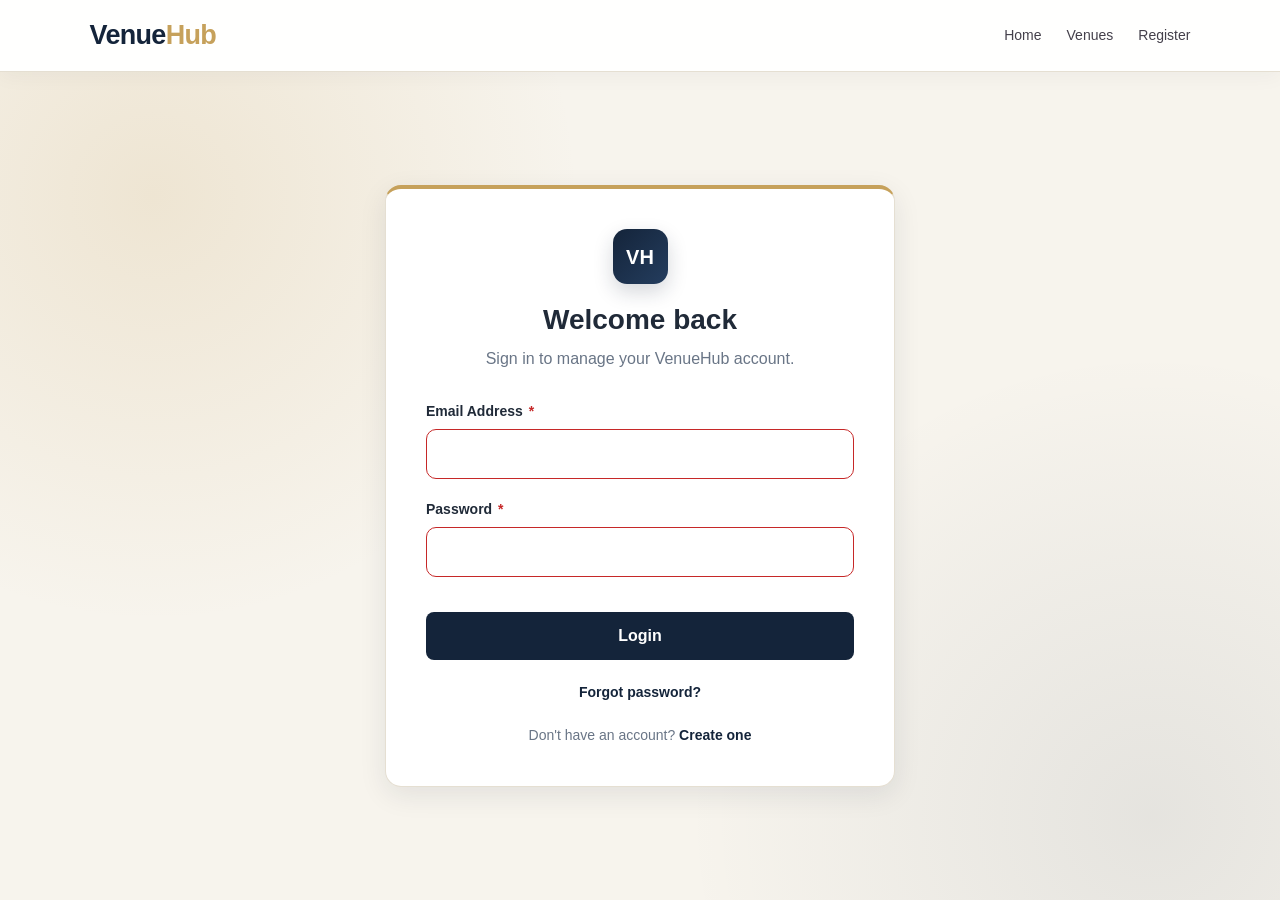
<file: VenueHub_Clean_Integrated/src/main/resources/static/add-venue.html>
<!DOCTYPE html> <html lang="en"> <head> <meta charset="UTF-8"> <meta name="viewport" content="width=device-width, initial-scale=1.0"> <title>Add Venue | VenueHub</title> <link rel="stylesheet" href="style.css"> </head> <body> <header class="navbar"> <a href="index.html" class="logo"> Venue<span>Hub</span> </a> <nav> <a href="index.html">Home</a> <a href="owner-dashboard.html">Dashboard</a> <button class="logout-btn" onclick="logout()">Logout</button> </nav> </header> <main class="page-container"> <div class="page-title">
<div>
  <p class="eyebrow">Venue Owner</p>
  <h1 id="venueFormTitle">Add your venue</h1>
  <p>Tell customers about your venue and start receiving bookings.</p>
</div>

</div> <form id="venueForm" class="venue-form"><input type="hidden" id="editVenueId">
<section class="form-section card">

  <h2>Basic Information</h2>
  <p class="form-description">
    Provide the basic details of your venue.
  </p>

  <div class="form-group">
    <label>Venue Name</label>
    <input
      type="text"
      id="venueName"
      placeholder="e.g. Royal Palace Banquet"
      required
    >
  </div>


  <div class="form-row">

    <div class="form-group">
      <label>Venue Type</label>

      <select id="venueType" required>
        <option value="">Select type</option>
        <option>Banquet Hall</option>
        <option>Wedding Hall</option>
        <option>Conference Hall</option>
        <option>Party Hall</option>
        <option>Resort</option>
        <option>Hotel</option>
        <option>Garden</option>
        <option>Convention Centre</option>
      </select>

    </div>


    <div class="form-group">
      <label>Event Types</label>

      <select id="eventTypes" multiple size="5" aria-describedby="eventTypesHelp">
        <option value="All Events">All Events</option>
        <option value="Wedding">Wedding</option>
        <option value="Birthday">Birthday</option>
        <option value="Corporate">Corporate</option>
        <option value="Engagement">Engagement</option>
        <option value="Reception">Reception</option>
        <option value="Conference">Conference</option>
        <option value="Party">Party</option>
        <option value="Other">Other</option>
      </select>
      <div id="eventTypesChecks" class="event-type-checks" role="group" aria-label="Event types"></div>
      <small id="eventTypesHelp" class="form-description">Tick every event type this venue accepts. “All Events” clears the individual selections.</small>

    </div>

  </div>

</section>


<section class="form-section card">

  <h2>Location</h2>
  <p class="form-description">
    Help customers find your venue.
  </p>

  <div class="form-group">
    <label>Address</label>

    <textarea
      id="address"
      rows="3"
      placeholder="Complete venue address"
      required
    ></textarea>
  </div>


  <div class="form-group">
    <label for="mapUrl">Google Maps link (optional)</label>
    <input type="url" id="mapUrl" placeholder="https://maps.google.com/..." inputmode="url">
    <small class="form-description">Open your venue in Google Maps, choose Share, then Copy link and paste it here. Customers will get your exact venue link and directions.</small>
  </div>

  <div class="form-row">

    <div class="form-group">
      <label>City</label>
      <input type="text" id="city" placeholder="Mumbai" required>
    </div>

    <div class="form-group">
      <label>State</label>

      <select id="state" required>
        <option value="">Select state</option>
        <option>Maharashtra</option>
        <option>Delhi</option>
        <option>Karnataka</option>
        <option>Gujarat</option>
        <option>Rajasthan</option>
        <option>Telangana</option>
        <option>Tamil Nadu</option>
        <option>West Bengal</option>
        <option>Uttar Pradesh</option>
        <option>Kerala</option>
      </select>

    </div>

  </div>

</section>


<section class="form-section card">

  <h2>Capacity & Pricing</h2>
  <p class="form-description">
    Set your venue's capacity and starting price.
  </p>


  <div class="form-row">

    <div class="form-group">
      <label>Minimum Capacity</label>
      <input type="number" id="minCapacity" min="1" max="100000" step="1" inputmode="numeric" placeholder="50" required>
    </div>

    <div class="form-group">
      <label>Maximum Capacity</label>
      <input type="number" id="maxCapacity" min="1" max="100000" step="1" inputmode="numeric" placeholder="500" required>
    </div>

  </div>


  <div class="form-row">

    <div class="form-group">
      <label>Starting Price (₹)</label>
      <input type="number" id="price" min="0.01" step="0.01" inputmode="decimal" placeholder="50000" required>
    </div>

    <div class="form-group">
      <label>Pricing Unit</label>

      <select id="priceUnit">
        <option>Per Event</option>
        <option>Per Plate</option>
      </select>

    </div>

  </div>

</section>


<section class="form-section card">

  <h2>Amenities</h2>
  <p class="form-description">
    Select everything your venue provides.
  </p>


  <div class="amenities-grid">

    <label class="amenity">
      <input type="checkbox" value="Parking">
      <span>🚗 Parking</span>
    </label>

    <label class="amenity">
      <input type="checkbox" value="Catering">
      <span>🍽️ Catering</span>
    </label>

    <label class="amenity">
      <input type="checkbox" value="AC">
      <span>❄️ Air Conditioning</span>
    </label>

    <label class="amenity">
      <input type="checkbox" value="WiFi">
      <span>📶 Wi-Fi</span>
    </label>

    <label class="amenity">
      <input type="checkbox" value="Sound">
      <span>🔊 Sound System</span>
    </label>

    <label class="amenity">
      <input type="checkbox" value="Decoration">
      <span>🌸 Decoration</span>
    </label>

    <label class="amenity">
      <input type="checkbox" value="Stage">
      <span>🎤 Stage</span>
    </label>

    <label class="amenity">
      <input type="checkbox" value="Generator">
      <span>⚡ Generator</span>
    </label>

  </div>

</section>


<section class="form-section card">

  <h2>Venue Image</h2>
  <p class="form-description">
    Add a URL for your venue's main image.
  </p>

  <div class="form-group">

    <label>Image URL</label>

    <input
      type="url"
      id="imageUrl"
      placeholder="https://example.com/venue.jpg"
    >

  </div>

  <div id="imagePreview" class="image-preview">
    <img id="imagePreviewImage" src="" alt="Venue image preview" style="width:100%;max-height:260px;object-fit:cover" onerror="this.onerror=null;this.src='data:image/svg+xml,%3Csvg xmlns=%22http://www.w3.org/2000/svg%22 width=%22800%22 height=%22450%22%3E%3Crect width=%22800%22 height=%22450%22 fill=%22%23e9edf2%22/%3E%3Ctext x=%22400%22 y=%22225%22 text-anchor=%22middle%22 font-family=%22Arial%22 font-size=%2224%22 fill=%22%2314243a%22%3EImage unavailable%3C/text%3E%3C/svg%3E'">
  </div>

</section>


<div class="form-actions">

  <a href="owner-dashboard.html" class="outline-btn">
    Cancel
  </a>

  <button type="submit" class="primary-btn">
    Publish Venue
  </button>

</div>

</form> </main> <script src="script.js"></script> </body> </html>
</file>
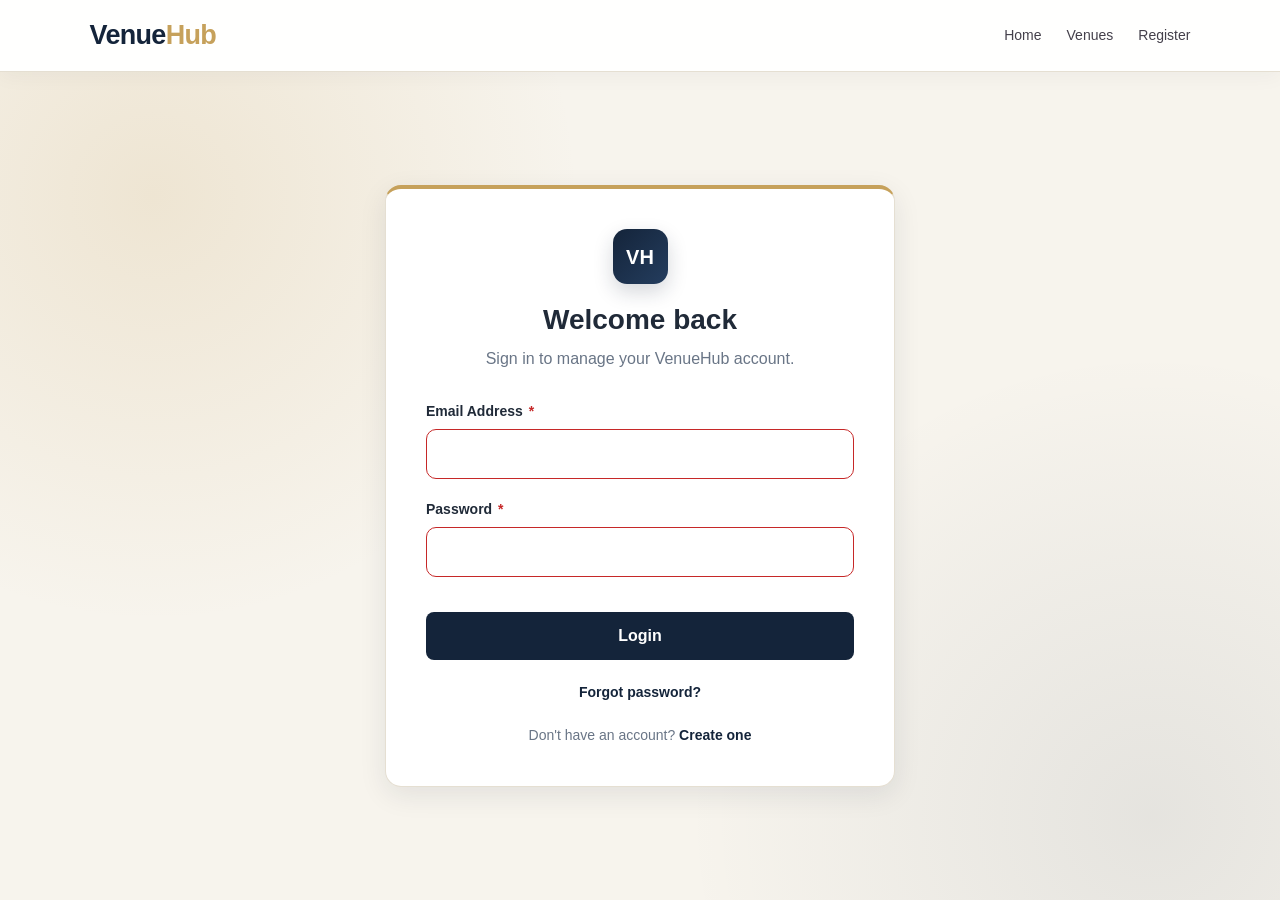
<file: VenueHub_Clean_Integrated/src/main/resources/static/booking.html>
<!DOCTYPE html><html lang="en"><head><meta charset="UTF-8"><meta name="viewport" content="width=device-width,initial-scale=1.0"><title>Book Venue | VenueHub</title><link rel="stylesheet" href="style.css"></head><body><header class="navbar"><a href="index.html" class="logo">Venue<span>Hub</span></a><nav><a href="index.html">Home</a><a href="venues.html">Venues</a><a href="dashboard.html">My Bookings</a></nav></header><main class="page-container"><div class="page-title"><div><p class="eyebrow">VenueHub Booking</p><h1>Book your venue</h1><p>Submit a booking request to the venue owner.</p></div></div><div class="booking-layout"><section class="booking-form card"><h2>Event Details</h2><form id="bookingForm"><input type="hidden" id="venueId"><div class="form-group"><label>Venue</label><select id="venue" required><option value="">Loading venues...</option></select></div><div class="form-row"><div class="form-group"><label>Event Date</label><input type="date" id="eventDate" required></div><div class="form-group"><label>Event Time</label><select id="eventTime" required><option value="">Select time</option><option>9:00 AM - 12:00 PM</option><option>10:00 AM - 1:00 PM</option><option>11:00 AM - 2:00 PM</option><option>12:00 PM - 3:00 PM</option><option>1:00 PM - 4:00 PM</option><option>2:00 PM - 5:00 PM</option><option>3:00 PM - 6:00 PM</option><option>4:00 PM - 7:00 PM</option><option>5:00 PM - 8:00 PM</option><option>6:00 PM - 9:00 PM</option><option>7:00 PM - 10:00 PM</option><option>8:00 PM - 11:00 PM</option></select></div></div><div class="form-row"><div class="form-group"><label>Number of Guests</label><input type="number" id="guestCount" min="1" max="100000" step="1" required><small id="capacityHint" class="form-description">Choose a venue to see its capacity.</small></div><div class="form-group"><label>Event Type</label><select id="eventType" required><option value="">Select event</option><option>Wedding</option><option>Reception</option><option>Birthday</option><option>Engagement</option><option>Corporate</option><option>Conference</option><option>Party</option><option>Other</option></select></div></div><div class="form-group"><label>Special Requirements</label><textarea id="requirements" rows="5" placeholder="Catering, decoration, parking, stage, etc."></textarea></div><h2 class="section-space">Contact Details</h2><div class="form-row"><div class="form-group"><label>Your Name</label><input type="text" id="customerName" required></div><div class="form-group"><label>Phone Number</label><input type="tel" id="customerPhone" required></div></div><div class="form-group"><label>Email</label><input type="email" id="customerEmail" required></div><p id="bookingError" class="form-description" style="color:#b42318"></p><button type="submit" class="primary-btn full-btn">Confirm Booking Request</button></form></section><aside class="booking-summary card"><div class="summary-image"><img id="bookingVenueImage" src="" alt="Venue"></div><div class="summary-content"><span class="status-badge">Selected Venue</span><h2 id="bookingVenueName">Select a venue</h2><p id="bookingVenueLocation" class="location"></p><hr><div class="summary-row"><span>Price</span><strong id="bookingVenuePrice">₹0</strong></div><div class="summary-row"><span>Guests</span><strong id="bookingGuestSummary">0</strong></div><div class="summary-row"><span>Estimated total</span><strong id="bookingTotal">₹0</strong></div></div></aside></div></main><script src="script.js"></script></body></html>
</file>
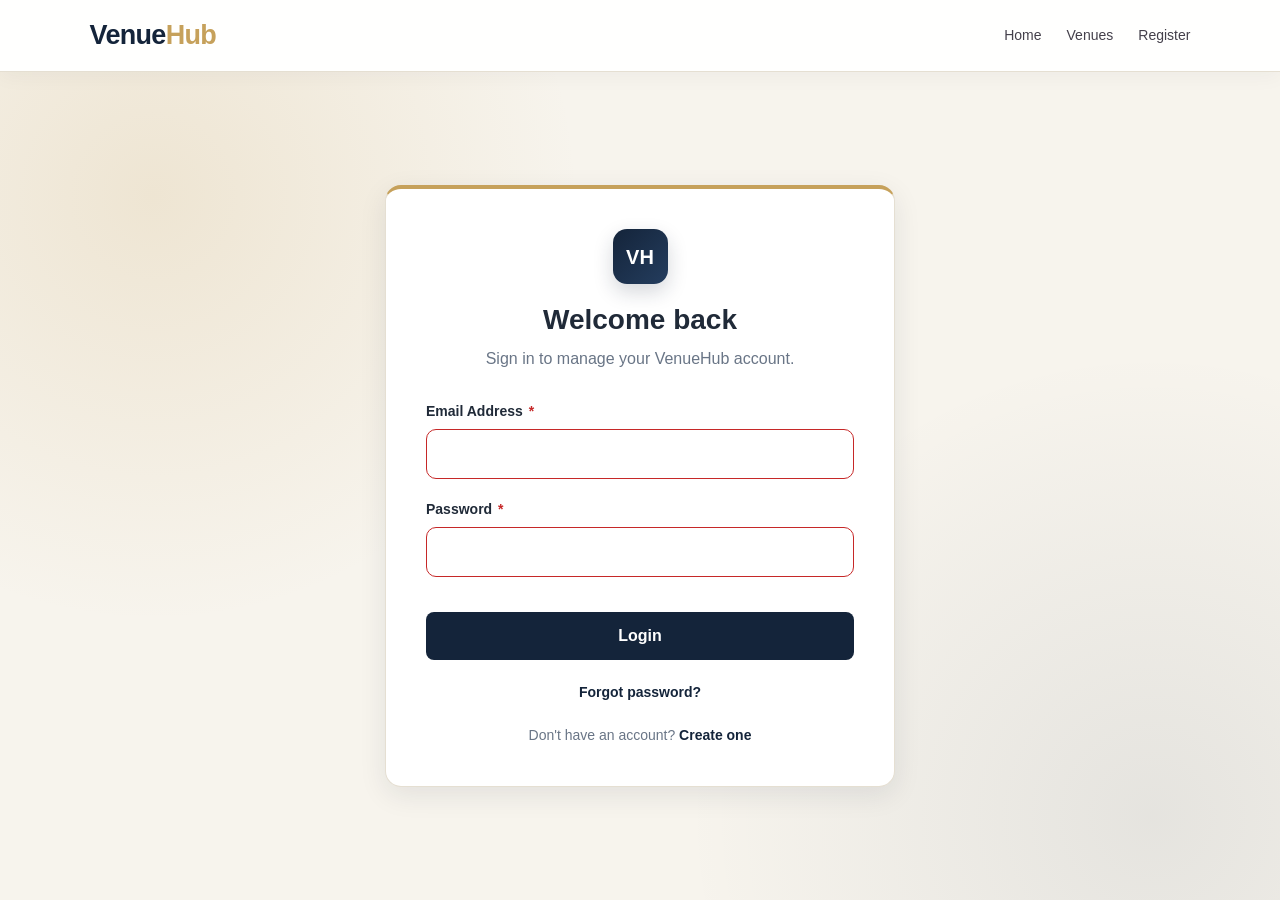
<file: VenueHub_Clean_Integrated/src/main/resources/static/dashboard.html>
<!DOCTYPE html><html lang="en"><head><meta charset="UTF-8"><meta name="viewport" content="width=device-width,initial-scale=1.0"><title>My Dashboard | VenueHub</title><link rel="stylesheet" href="style.css"></head><body><header class="navbar"><a href="index.html" class="logo">Venue<span>Hub</span></a><nav><a href="index.html">Home</a><a href="venues.html">Find Venues</a><a href="booking.html">Book a Venue</a><button class="logout-btn" onclick="logout()">Logout</button></nav></header><main class="dashboard"><section class="dashboard-header"><div><p class="eyebrow">Customer Dashboard</p><h1>Welcome back, <span id="dashboardName">Guest</span> 👋</h1><p>Manage your venue booking requests.</p></div><a href="venues.html" class="primary-btn">+ Book a Venue</a></section><section class="stats-grid"><div class="stat-card"><div class="stat-icon purple">📅</div><div><p>Total Bookings</p><h2 id="totalBookings">0</h2></div></div><div class="stat-card"><div class="stat-icon orange">⏳</div><div><p>Pending</p><h2 id="pendingBookings">0</h2></div></div><div class="stat-card"><div class="stat-icon green">✓</div><div><p>Confirmed</p><h2 id="confirmedBookings">0</h2></div></div><div class="stat-card"><div class="stat-icon blue">💰</div><div><p>Total Value</p><h2 id="totalSpent">₹0</h2></div></div></section><section class="dashboard-section"><div class="section-heading"><div><h2>My Bookings</h2><p>View your submitted booking requests.</p></div></div><div id="customerBookings" class="booking-table card"></div></section></main><script src="script.js"></script></body></html>
</file>
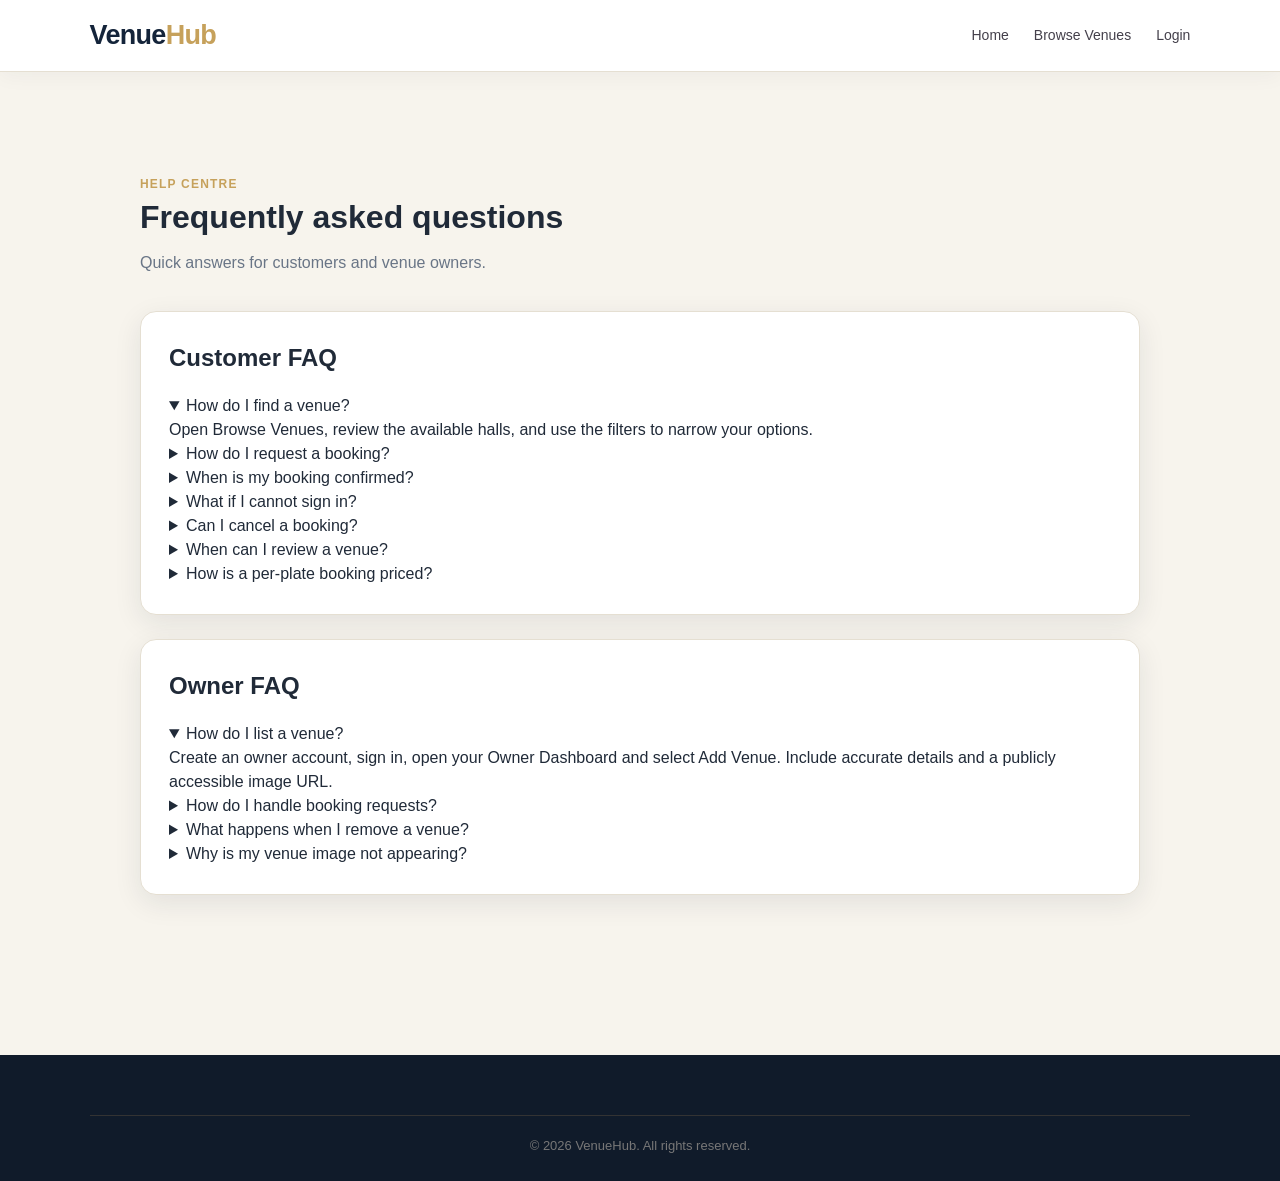
<file: VenueHub_Clean_Integrated/src/main/resources/static/faq.html>
<!DOCTYPE html><html lang="en"><head><meta charset="UTF-8"><meta name="viewport" content="width=device-width,initial-scale=1"><title>FAQs | VenueHub</title><link rel="stylesheet" href="style.css"></head><body><header class="navbar"><a href="index.html" class="logo">Venue<span>Hub</span></a><nav><a href="index.html">Home</a><a href="venues.html">Browse Venues</a><a href="login.html">Login</a></nav></header><main class="page-container" style="max-width:1000px;margin:48px auto 80px"><p class="eyebrow">HELP CENTRE</p><h1 style="margin-bottom:10px">Frequently asked questions</h1><p style="color:var(--muted);margin-bottom:36px">Quick answers for customers and venue owners.</p><section id="customers" class="card" style="padding:28px;margin-bottom:24px"><h2 style="margin-bottom:18px">Customer FAQ</h2><details open><summary>How do I find a venue?</summary><p>Open Browse Venues, review the available halls, and use the filters to narrow your options.</p></details><details><summary>How do I request a booking?</summary><p>Open a venue, choose Book, complete the event details and submit the request. You can review its status in your customer dashboard.</p></details><details><summary>When is my booking confirmed?</summary><p>Your request remains pending until the venue owner accepts or rejects it. Check your dashboard for the latest status.</p></details><details><summary>What if I cannot sign in?</summary><p>Use Forgot password on the login page. On the local demo, a one-time reset link is shown if email delivery has not been configured.</p></details><details><summary>Can I cancel a booking?</summary><p>You can cancel your own upcoming pending or confirmed booking from My Bookings.</p></details><details><summary>When can I review a venue?</summary><p>After your event has taken place and the owner marks the booking completed, you can submit one rating and review for that booking.</p></details><details><summary>How is a per-plate booking priced?</summary><p>The estimated total is the per-plate price multiplied by the number of guests. The guest count must be within the venue's listed capacity.</p></details></section><section id="owners" class="card" style="padding:28px"><h2 style="margin-bottom:18px">Owner FAQ</h2><details open><summary>How do I list a venue?</summary><p>Create an owner account, sign in, open your Owner Dashboard and select Add Venue. Include accurate details and a publicly accessible image URL.</p></details><details><summary>How do I handle booking requests?</summary><p>In Booking Requests, review each pending request and choose Accept or Reject. Once the event date has passed, mark a confirmed booking completed to enable the customer's review.</p></details><details><summary>What happens when I remove a venue?</summary><p>Removing a venue hides it from public listings. Existing booking history is retained.</p></details><details><summary>Why is my venue image not appearing?</summary><p>Check that the URL opens the image directly, uses HTTPS where supported, and does not require a login or block external embedding.</p></details></section></main><footer class="footer"><div class="copyright">© 2026 VenueHub. All rights reserved.</div></footer></body></html>
</file>
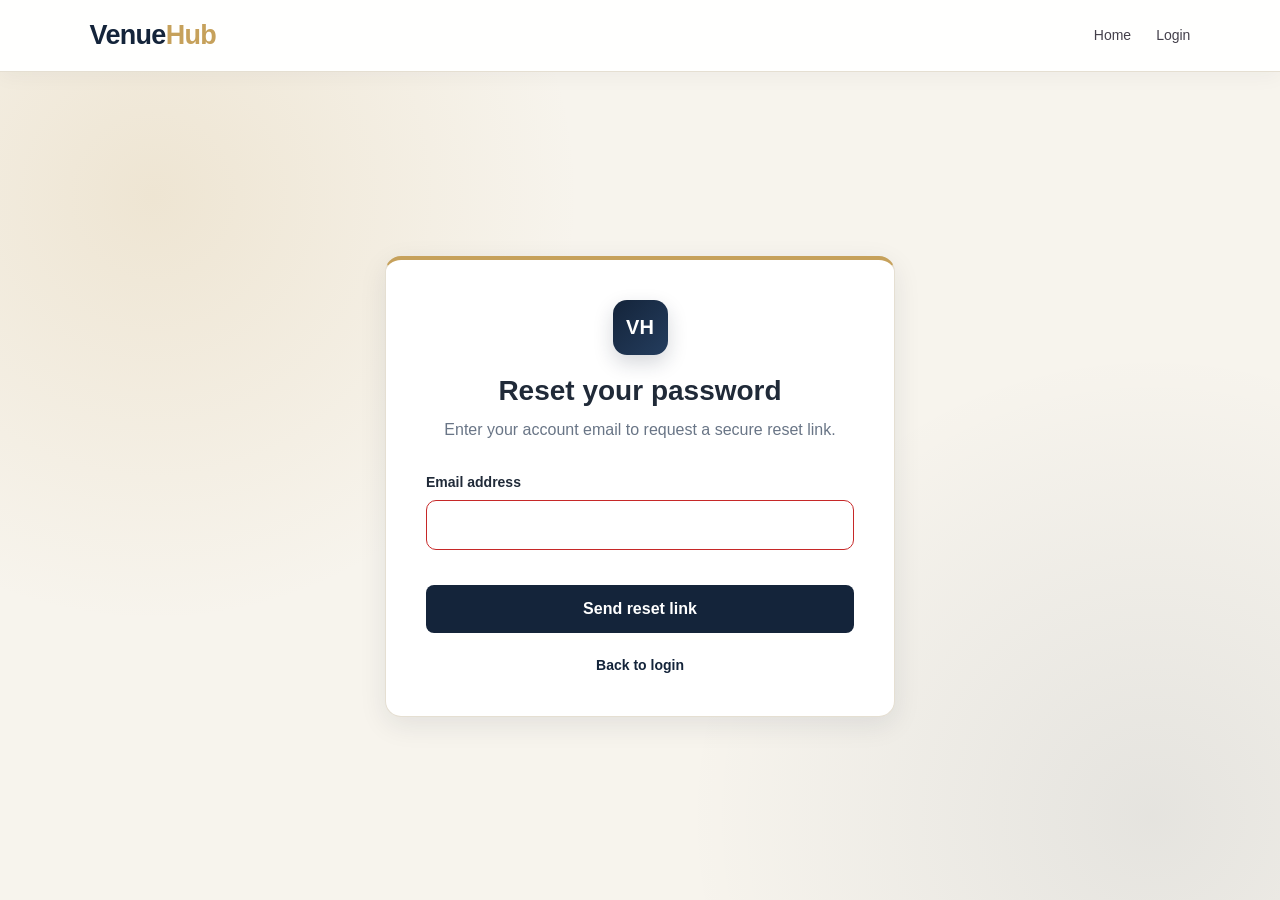
<file: VenueHub_Clean_Integrated/src/main/resources/static/forgot-password.html>
<!DOCTYPE html><html lang="en"><head><meta charset="UTF-8"><meta name="viewport" content="width=device-width,initial-scale=1"><title>Forgot Password | VenueHub</title><link rel="stylesheet" href="style.css"></head><body><header class="navbar"><a href="index.html" class="logo">Venue<span>Hub</span></a><nav><a href="index.html">Home</a><a href="login.html">Login</a></nav></header><main class="auth-page"><section class="auth-card"><div class="auth-header"><div class="auth-logo">VH</div><h1>Reset your password</h1><p>Enter your account email to request a secure reset link.</p></div><form id="forgotForm"><div class="form-group"><label for="resetEmail">Email address</label><input id="resetEmail" type="email" required autocomplete="email"></div><p id="resetMessage" class="form-description" role="status"></p><button class="primary-btn full-btn" type="submit">Send reset link</button></form><p class="auth-footer"><a href="login.html">Back to login</a></p></section></main><script src="script.js"></script></body></html>
</file>
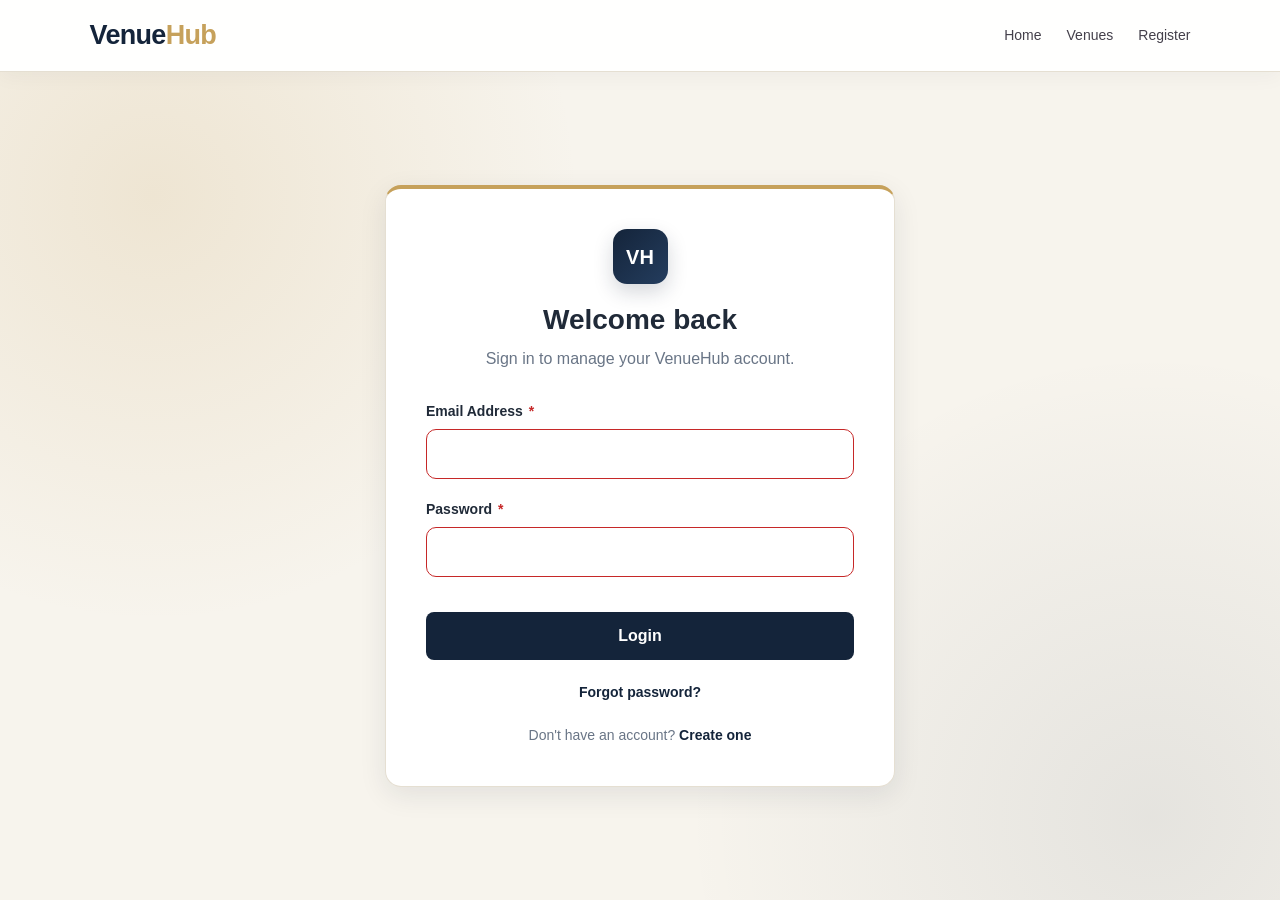
<file: VenueHub_Clean_Integrated/src/main/resources/static/login.html>
<!DOCTYPE html><html lang="en"><head><meta charset="UTF-8"><meta name="viewport" content="width=device-width,initial-scale=1.0"><title>Login | VenueHub</title><link rel="stylesheet" href="style.css"></head><body><header class="navbar"><a href="index.html" class="logo">Venue<span>Hub</span></a><nav><a href="index.html">Home</a><a href="venues.html">Venues</a><a href="register.html">Register</a></nav></header><main class="auth-page"><div class="auth-card"><div class="auth-header"><div class="auth-logo">VH</div><h1>Welcome back</h1><p>Sign in to manage your VenueHub account.</p></div><form id="loginForm"><div class="form-group"><label for="loginEmail">Email Address <span class="required-star" aria-hidden="true">*</span></label><input type="email" id="loginEmail" name="email" autocomplete="username" maxlength="160" required></div><div class="form-group"><label for="loginPassword">Password <span class="required-star" aria-hidden="true">*</span></label><input type="password" id="loginPassword" name="password" autocomplete="current-password" maxlength="72" required></div><p id="loginError" class="form-description" style="color:#b42318"></p><button type="submit" class="primary-btn full-btn">Login</button></form><p class="auth-footer"><a href="forgot-password.html">Forgot password?</a></p><p class="auth-footer">Don't have an account? <a href="register.html">Create one</a></p></div></main><script src="script.js"></script></body></html>
</file>
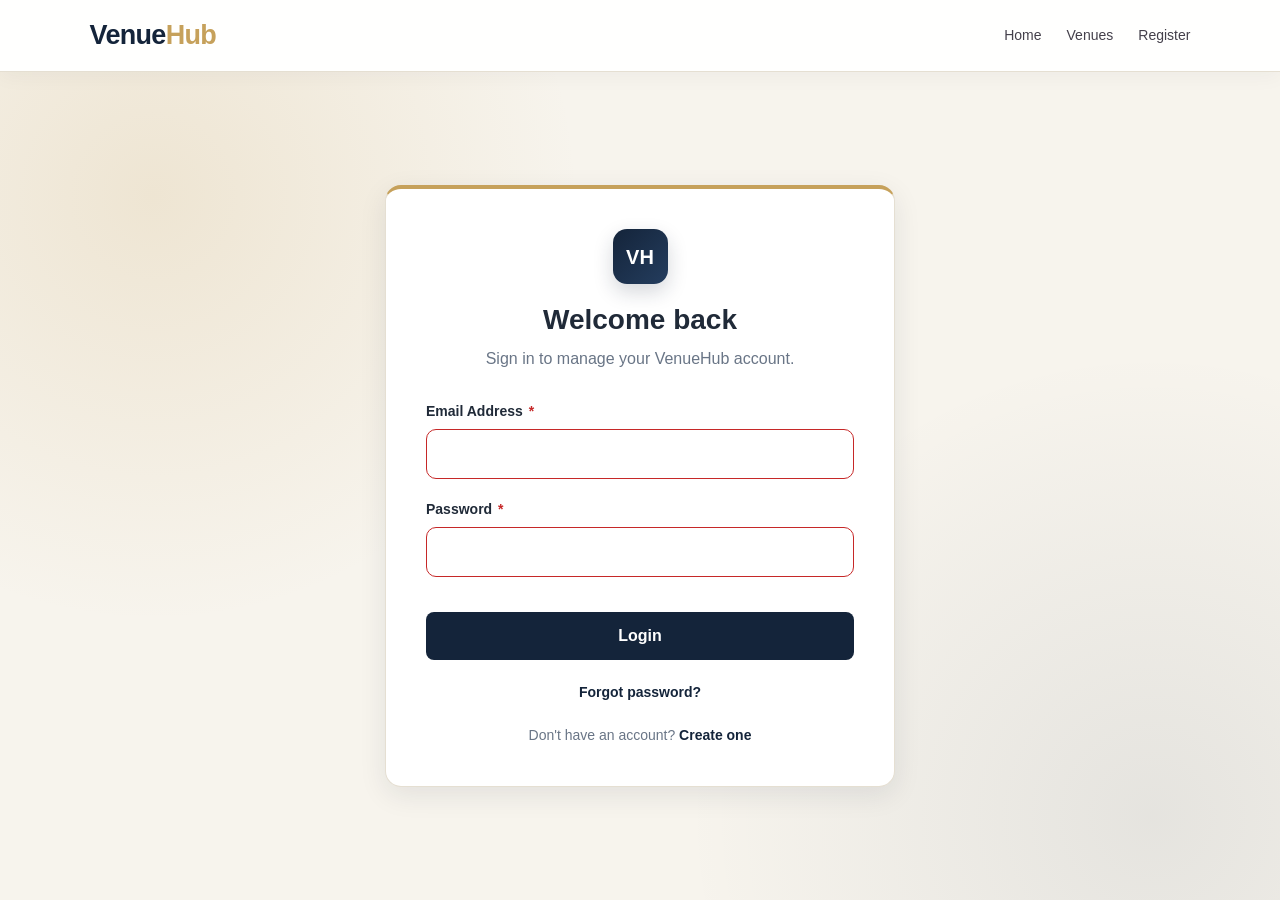
<file: VenueHub_Clean_Integrated/src/main/resources/static/owner-dashboard.html>
<!DOCTYPE html><html lang="en"><head><meta charset="UTF-8"><meta name="viewport" content="width=device-width,initial-scale=1.0"><title>Owner Dashboard | VenueHub</title><link rel="stylesheet" href="style.css"></head><body><header class="navbar"><a href="index.html" class="logo">Venue<span>Hub</span></a><nav><a href="index.html">Home</a><a href="venues.html">View Venues</a><button class="logout-btn" onclick="logout()">Logout</button></nav></header><main class="dashboard"><section class="dashboard-header"><div><p class="eyebrow">Venue Owner</p><h1>Owner Dashboard</h1><p>Manage your venues and customer booking requests.</p></div><a href="add-venue.html" class="primary-btn">+ Add New Venue</a></section><section class="stats-grid"><div class="stat-card"><div class="stat-icon purple">🏛️</div><div><p>Total Venues</p><h2 id="ownerVenueCount">0</h2></div></div><div class="stat-card"><div class="stat-icon orange">📅</div><div><p>Total Bookings</p><h2 id="ownerBookingCount">0</h2></div></div><div class="stat-card"><div class="stat-icon green">💰</div><div><p>Confirmed Value</p><h2 id="ownerRevenue">₹0</h2></div></div><div class="stat-card"><div class="stat-icon blue">⭐</div><div><p>Average Rating</p><h2 id="ownerAverageRating">—</h2></div></div></section><section class="dashboard-section"><div class="section-heading"><div><h2>Your Venues</h2><p>Manage the venues you have listed.</p></div><a href="add-venue.html" class="outline-btn">Add Venue</a></div><div id="ownerVenues" class="owner-venues"></div></section><section class="dashboard-section"><div class="section-heading"><div><h2>Booking Requests</h2><p>Accept or reject customer requests.</p></div></div><div id="ownerBookings" class="booking-table card"></div></section></main><script src="script.js"></script></body></html>
</file>
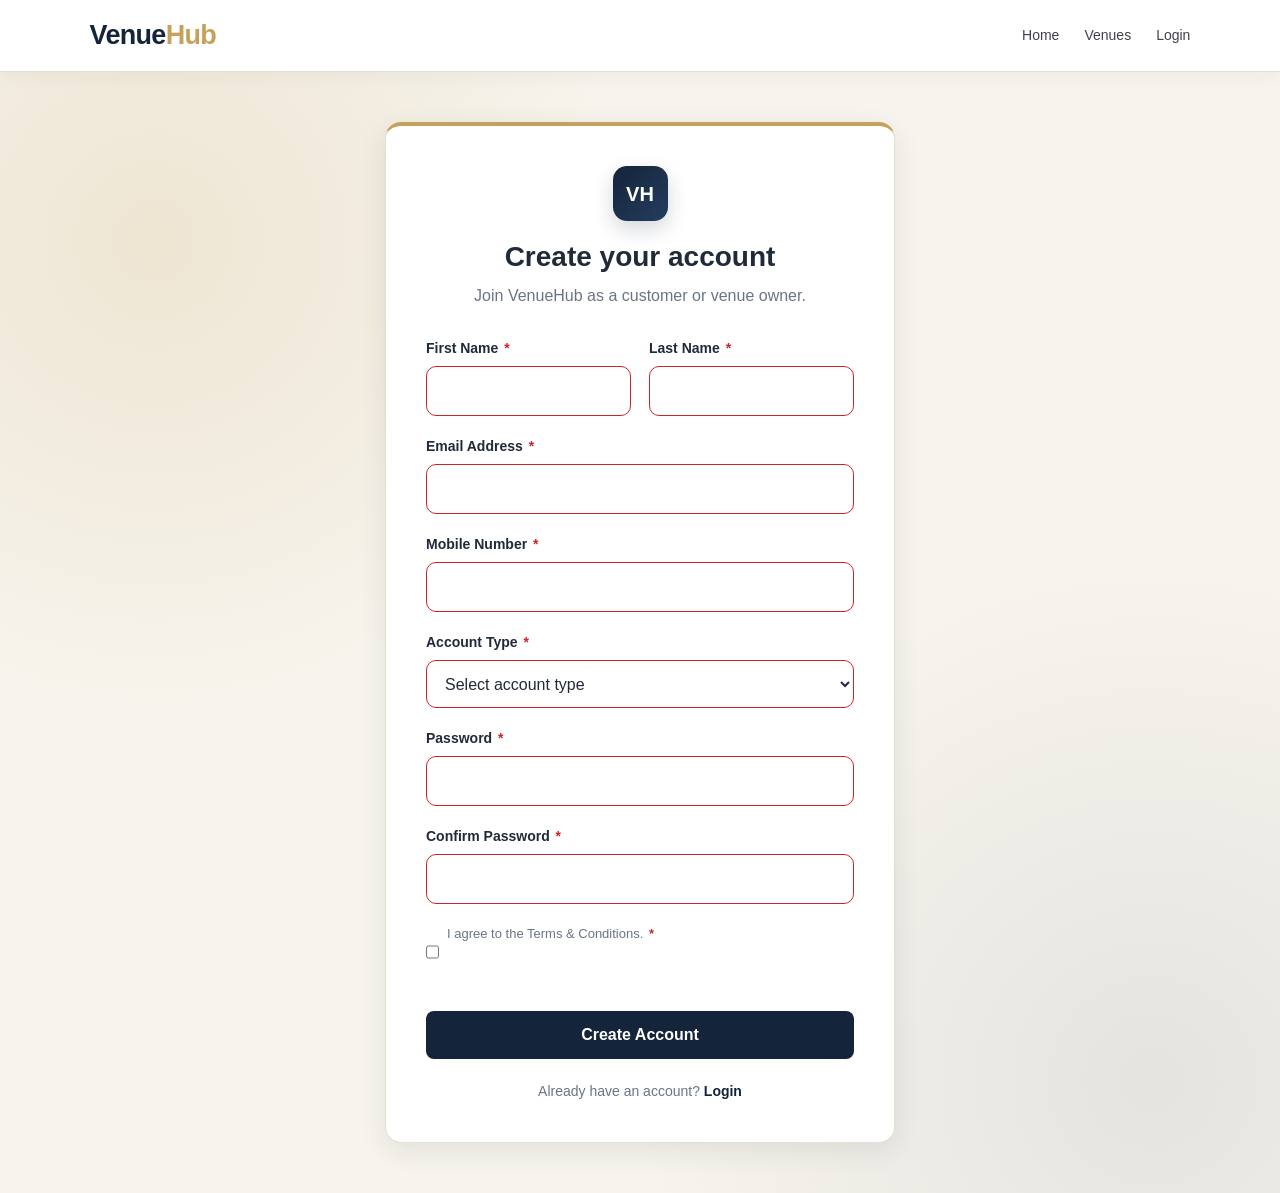
<file: VenueHub_Clean_Integrated/src/main/resources/static/register.html>
<!DOCTYPE html><html lang="en"><head><meta charset="UTF-8"><meta name="viewport" content="width=device-width,initial-scale=1.0"><title>Register | VenueHub</title><link rel="stylesheet" href="style.css"></head><body><header class="navbar"><a href="index.html" class="logo">Venue<span>Hub</span></a><nav><a href="index.html">Home</a><a href="venues.html">Venues</a><a href="login.html">Login</a></nav></header><main class="auth-page"><div class="auth-card"><div class="auth-header"><div class="auth-logo">VH</div><h1>Create your account</h1><p>Join VenueHub as a customer or venue owner.</p></div><form id="registerForm"><div class="form-row"><div class="form-group"><label for="firstName">First Name <span class="required-star" aria-hidden="true">*</span></label><input type="text" id="firstName" name="firstName" autocomplete="given-name" minlength="2" maxlength="80" pattern="[A-Za-zÀ-ÖØ-öø-ÿ][A-Za-zÀ-ÖØ-öø-ÿ '-]*" title="Use letters, spaces, apostrophes or hyphens." required></div><div class="form-group"><label for="lastName">Last Name <span class="required-star" aria-hidden="true">*</span></label><input type="text" id="lastName" name="lastName" autocomplete="family-name" minlength="2" maxlength="80" pattern="[A-Za-zÀ-ÖØ-öø-ÿ][A-Za-zÀ-ÖØ-öø-ÿ '-]*" title="Use letters, spaces, apostrophes or hyphens." required></div></div><div class="form-group"><label for="email">Email Address <span class="required-star" aria-hidden="true">*</span></label><input type="email" id="email" name="email" autocomplete="email" maxlength="160" required></div><div class="form-group"><label for="phone">Mobile Number <span class="required-star" aria-hidden="true">*</span></label><input type="tel" id="phone" name="phone" autocomplete="tel" inputmode="tel" pattern="[+0-9() .-]{10,20}" minlength="10" maxlength="20" title="Enter a valid phone number, including country code if needed." required></div><div class="form-group"><label for="accountType">Account Type <span class="required-star" aria-hidden="true">*</span></label><select id="accountType" required><option value="">Select account type</option><option value="customer">Customer</option><option value="owner">Venue Owner</option></select></div><div class="form-group"><label for="password">Password <span class="required-star" aria-hidden="true">*</span></label><input type="password" id="password" name="password" autocomplete="new-password" minlength="8" maxlength="72" pattern="(?=.*[A-Za-z])(?=.*[0-9]).{8,}" title="Use at least 8 characters, including a letter and a number." required></div><div class="form-group"><label for="confirmPassword">Confirm Password <span class="required-star" aria-hidden="true">*</span></label><input type="password" id="confirmPassword" name="confirmPassword" autocomplete="new-password" minlength="8" maxlength="72" required></div><label class="checkbox"><input type="checkbox" id="terms" required><span>I agree to the Terms &amp; Conditions. <span class="required-star" aria-hidden="true">*</span></span></label><p id="registerError" class="form-description" style="color:#b42318"></p><button type="submit" class="primary-btn full-btn">Create Account</button></form><p class="auth-footer">Already have an account? <a href="login.html">Login</a></p></div></main><script src="script.js"></script></body></html>
</file>
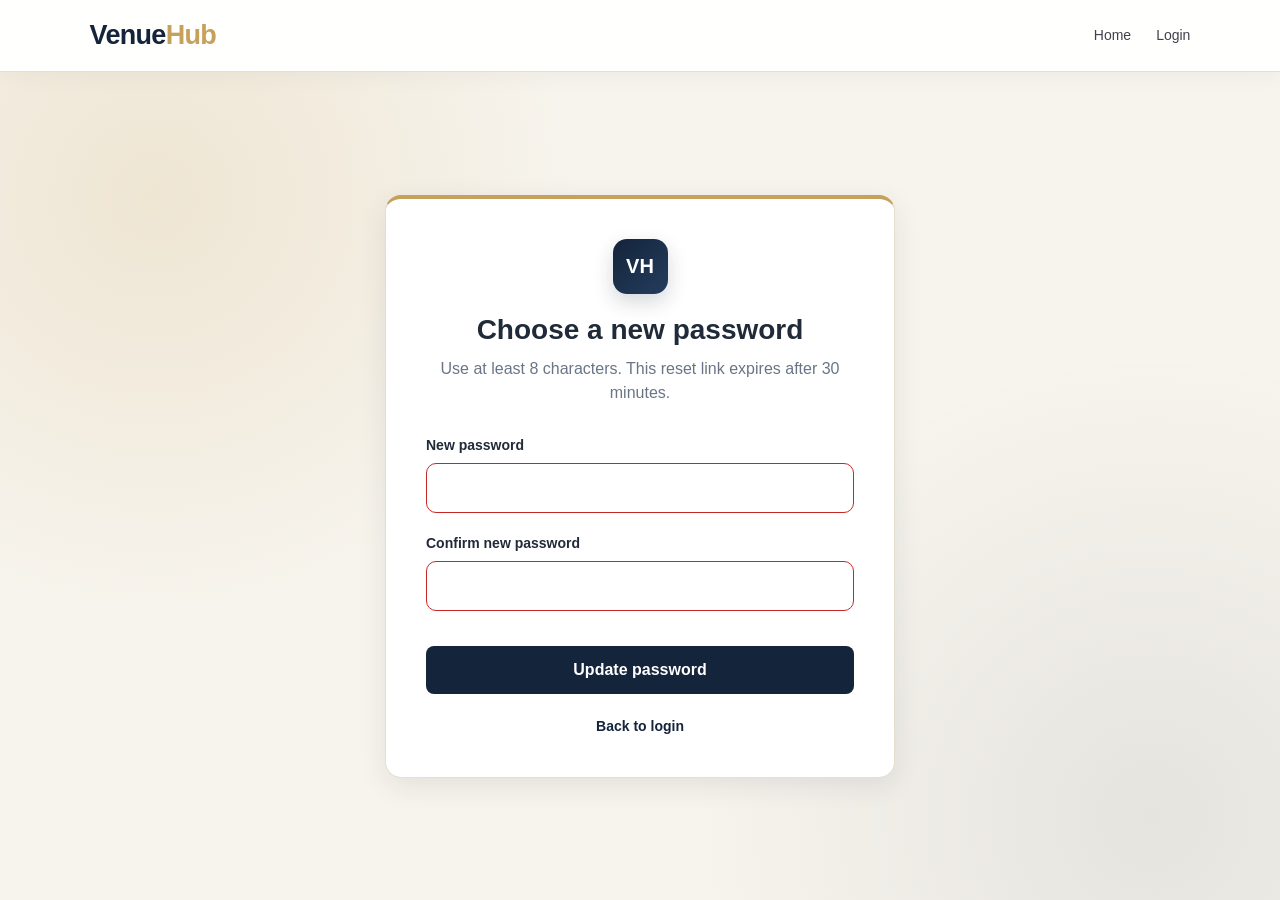
<file: VenueHub_Clean_Integrated/src/main/resources/static/reset-password.html>
<!DOCTYPE html><html lang="en"><head><meta charset="UTF-8"><meta name="viewport" content="width=device-width,initial-scale=1"><title>Choose New Password | VenueHub</title><link rel="stylesheet" href="style.css"></head><body><header class="navbar"><a href="index.html" class="logo">Venue<span>Hub</span></a><nav><a href="index.html">Home</a><a href="login.html">Login</a></nav></header><main class="auth-page"><section class="auth-card"><div class="auth-header"><div class="auth-logo">VH</div><h1>Choose a new password</h1><p>Use at least 8 characters. This reset link expires after 30 minutes.</p></div><form id="resetForm"><div class="form-group"><label for="newPassword">New password</label><input id="newPassword" type="password" minlength="8" required autocomplete="new-password"></div><div class="form-group"><label for="confirmNewPassword">Confirm new password</label><input id="confirmNewPassword" type="password" minlength="8" required autocomplete="new-password"></div><p id="resetMessage" class="form-description" role="status"></p><button class="primary-btn full-btn" type="submit">Update password</button></form><p class="auth-footer"><a href="login.html">Back to login</a></p></section></main><script src="script.js"></script></body></html>
</file>
<file: VenueHub_Clean_Integrated/src/main/resources/static/style.css>
/* =========================================================
   VENUEHUB - MAIN STYLESHEET
   ========================================================= */

/* =========================
   RESET
========================= */

* {
    margin: 0;
    padding: 0;
    box-sizing: border-box;
}

html {
    scroll-behavior: smooth;
}

:root {
    --primary: #14243a;
    --primary-dark: #0c1727;
    --secondary: #c6a15b;

    --dark: #101b2a;
    --text: #202a38;
    --muted: #697586;

    --background: #f7f4ed;
    --white: #ffffff;
    --border: #e5dfd2;

    --green: #16834b;
    --red: #d83b3b;
    --orange: #ef8c24;
    --blue: #2878d7;

    --shadow: 0 8px 28px rgba(20, 36, 58, 0.09);
}

/* =========================
   BODY
========================= */

body {
    font-family: Arial, Helvetica, sans-serif;
    background: var(--background);
    color: var(--text);
    line-height: 1.5;
}

a {
    color: inherit;
}

button,
input,
select,
textarea {
    font: inherit;
}

button {
    cursor: pointer;
}

/* =========================
   NAVBAR
========================= */

.navbar {
    height: 72px;
    padding: 0 7%;
    background: var(--white);

    display: flex;
    align-items: center;
    justify-content: space-between;

    border-bottom: 1px solid var(--border);

    position: sticky;
    top: 0;
    z-index: 1000;
}

.logo {
    text-decoration: none;
    font-size: 27px;
    font-weight: 800;
    color: var(--primary);
}

.logo span {
    color: var(--secondary);
}

.navbar nav {
    display: flex;
    align-items: center;
    gap: 25px;
}

.navbar nav a {
    text-decoration: none;
    color: #44404b;
    font-size: 14px;
    font-weight: 500;
}

.navbar nav a:hover {
    color: var(--primary);
}

.nav-btn {
    padding: 9px 18px;
    border: 1px solid var(--primary);
    border-radius: 8px;
    color: var(--primary) !important;
}

.logout-btn {
    border: none;
    background: transparent;
    color: var(--red);
    font-weight: 600;
}

/* =========================
   BUTTONS
========================= */

.primary-btn {
    display: inline-flex;
    justify-content: center;
    align-items: center;

    border: none;
    background: var(--primary);
    color: white;

    padding: 12px 22px;
    border-radius: 8px;

    text-decoration: none;
    font-weight: 600;

    transition: 0.2s;
}

.primary-btn:hover {
    background: var(--primary-dark);
    transform: translateY(-1px);
}

.full-btn {
    width: 100%;
    margin-top: 10px;
}

.outline-btn {
    display: inline-flex;
    justify-content: center;
    align-items: center;

    border: 1px solid var(--primary);
    color: var(--primary);
    background: white;

    padding: 10px 17px;
    border-radius: 8px;

    text-decoration: none;
    font-weight: 600;
}

.outline-btn:hover {
    background: #f4efff;
}

.danger-btn {
    border: 1px solid #efb7b7;
    background: #fff7f7;
    color: var(--red);

    padding: 10px 16px;
    border-radius: 7px;
}

.accept-btn {
    border: none;
    background: #e9f8f0;
    color: var(--green);

    padding: 8px 12px;
    border-radius: 6px;

    font-weight: 600;
}

.reject-btn {
    border: none;
    background: #fff0f0;
    color: var(--red);

    padding: 8px 12px;
    border-radius: 6px;

    font-weight: 600;
}

/* =========================
   GENERAL
========================= */

.page-container {
    width: 86%;
    max-width: 1200px;
    margin: auto;
    padding: 55px 0 80px;
}

.page-title {
    margin-bottom: 35px;
}

.page-title h1 {
    font-size: 36px;
    margin: 5px 0 8px;
}

.page-title p {
    color: var(--muted);
}

.eyebrow {
    color: var(--primary);
    text-transform: uppercase;
    letter-spacing: 1.2px;
    font-size: 12px;
    font-weight: 700;
}

.card {
    background: white;
    border: 1px solid var(--border);
    border-radius: 15px;
    box-shadow: var(--shadow);
}

/* =========================
   FORMS
========================= */

.form-group {
    margin-bottom: 20px;
}

.form-group label {
    display: block;
    margin-bottom: 7px;

    font-size: 14px;
    font-weight: 600;
}

.form-group input,
.form-group select,
.form-group textarea {
    width: 100%;

    padding: 12px 14px;

    border: 1px solid #dcd8e3;
    border-radius: 8px;

    outline: none;

    color: var(--text);
    background: white;

    transition: 0.2s;
}

.form-group textarea {
    resize: vertical;
    min-height: 120px;
}

.form-group input:focus,
.form-group select:focus,
.form-group textarea:focus {
    border-color: var(--primary);
    box-shadow: 0 0 0 3px rgba(198, 161, 91, 0.20);
}

.form-row {
    display: grid;
    grid-template-columns: 1fr 1fr;
    gap: 18px;
}

.checkbox {
    display: flex;
    align-items: flex-start;
    gap: 8px;

    margin: 12px 0;

    color: var(--muted);
    font-size: 13px;
}

.checkbox input {
    margin-top: 4px;
    width: auto;
}

/* =========================
   AUTH / REGISTER
========================= */

.auth-page {
    min-height: calc(100vh - 72px);

    display: flex;
    justify-content: center;
    align-items: center;

    padding: 50px 20px;

    background:
        radial-gradient(circle at 10% 10%, rgba(198,161,91,.16), transparent 32%),
        radial-gradient(circle at 90% 85%, rgba(20,36,58,.08), transparent 35%),
        var(--background);
}

.auth-card {
    width: 100%;
    max-width: 510px;

    background: white;

    padding: 40px;

    border-radius: 18px;
    border: 1px solid var(--border);

    box-shadow: var(--shadow);
}

.auth-header {
    text-align: center;
    margin-bottom: 30px;
}

.auth-logo {
    width: 55px;
    height: 55px;

    border-radius: 14px;

    background: var(--primary);
    color: white;

    display: flex;
    align-items: center;
    justify-content: center;

    margin: auto auto 15px;

    font-weight: 800;
    font-size: 20px;
}

.auth-header h1 {
    font-size: 28px;
    margin-bottom: 6px;
}

.auth-header p {
    color: var(--muted);
}

.auth-footer {
    text-align: center;
    color: var(--muted);

    margin-top: 22px;

    font-size: 14px;
}

.auth-footer a {
    color: var(--primary);
    font-weight: 600;
    text-decoration: none;
}

/* =========================
   BOOKING
========================= */

.booking-layout {
    display: grid;
    grid-template-columns: 1.5fr 0.9fr;

    gap: 25px;

    align-items: start;
}

.booking-form {
    padding: 30px;
}

.booking-form h2 {
    font-size: 21px;
    margin-bottom: 20px;
}

.section-space {
    margin-top: 35px;
}

.booking-summary {
    overflow: hidden;
    position: sticky;
    top: 95px;
}

.summary-image {
    height: 210px;
}

.summary-image img {
    width: 100%;
    height: 100%;
    object-fit: cover;
}

.summary-content {
    padding: 22px;
}

.status-badge {
    display: inline-block;

    background: #f1ebff;
    color: var(--primary);

    padding: 5px 10px;
    border-radius: 20px;

    font-size: 12px;
    font-weight: 700;
}

.summary-content h2 {
    margin: 15px 0 5px;
}

.location {
    color: var(--muted);
    font-size: 14px;
}

.rating {
    color: #e89a17;

    margin: 12px 0;

    font-weight: 700;
}

.rating span {
    color: var(--muted);

    font-size: 12px;
    font-weight: normal;

    margin-left: 5px;
}

.summary-content hr {
    border: none;
    border-top: 1px solid var(--border);

    margin: 18px 0;
}

.summary-row {
    display: flex;
    justify-content: space-between;

    margin: 14px 0;

    font-size: 14px;
}

.summary-row span {
    color: var(--muted);
}

/* =========================
   DASHBOARD
========================= */

.dashboard {
    width: 86%;
    max-width: 1250px;

    margin: auto;

    padding: 50px 0 80px;
}

.dashboard-header {
    display: flex;
    justify-content: space-between;
    align-items: center;

    margin-bottom: 35px;
}

.dashboard-header h1 {
    font-size: 34px;
    margin: 5px 0;
}

.dashboard-header p {
    color: var(--muted);
}

.stats-grid {
    display: grid;
    grid-template-columns: repeat(4, 1fr);

    gap: 18px;

    margin-bottom: 40px;
}

.stat-card {
    background: white;

    border: 1px solid var(--border);

    padding: 22px;

    border-radius: 14px;

    display: flex;
    gap: 15px;
    align-items: center;
}

.stat-card p {
    color: var(--muted);
    font-size: 13px;

    margin-bottom: 4px;
}

.stat-card h2 {
    font-size: 25px;
}

.stat-icon {
    width: 48px;
    height: 48px;

    border-radius: 12px;

    display: flex;
    align-items: center;
    justify-content: center;

    font-size: 21px;
}

.stat-icon.purple {
    background: #eee8ff;
}

.stat-icon.orange {
    background: #fff0df;
}

.stat-icon.green {
    background: #e4f8ed;
}

.stat-icon.blue {
    background: #e5f1ff;
}

.dashboard-section {
    margin-top: 35px;
}

.section-heading {
    display: flex;
    justify-content: space-between;
    align-items: center;

    margin-bottom: 18px;
}

.section-heading h2 {
    font-size: 23px;
}

.section-heading p {
    color: var(--muted);
    font-size: 14px;
}

.small-select {
    padding: 9px 12px;

    border: 1px solid var(--border);
    border-radius: 7px;

    background: white;
}

/* =========================
   BOOKING TABLE
========================= */

.booking-table {
    overflow-x: auto;
}

.table-header,
.booking-row {
    min-width: 950px;

    display: grid;

    grid-template-columns:
        2.2fr
        1.2fr
        0.7fr
        1fr
        1fr
        0.8fr;

    gap: 15px;

    align-items: center;

    padding: 17px 20px;
}

.table-header {
    background: #faf9fc;

    color: var(--muted);

    font-size: 12px;
    font-weight: 700;

    text-transform: uppercase;
}

.booking-row {
    border-top: 1px solid var(--border);

    font-size: 13px;
}

.booking-row > span {
    color: #55515d;
}

.booking-row small {
    display: block;

    color: var(--muted);

    margin-top: 3px;
}

.venue-mini {
    display: flex;
    align-items: center;

    gap: 12px;
}

.venue-mini img {
    width: 48px;
    height: 48px;

    object-fit: cover;

    border-radius: 8px;
}

.table-btn {
    border: 1px solid var(--border);

    background: white;

    padding: 7px 12px;

    border-radius: 6px;

    color: var(--primary);

    font-weight: 600;
}

.booking-status {
    display: inline-block;

    padding: 5px 9px;

    border-radius: 20px;

    font-size: 11px;
    font-weight: 700;

    width: fit-content;
}

.confirmed {
    background: #e8f8ef;
    color: var(--green);
}

.pending {
    background: #fff4df;
    color: #bd7412;
}

.completed {
    background: #e9f1ff;
    color: var(--blue);
}

.cancelled {
    background: #fff0f0;
    color: var(--red);
}

/* =========================
   OWNER DASHBOARD
========================= */

.owner-layout {
    display: grid;

    grid-template-columns: 230px 1fr;

    min-height: calc(100vh - 72px);
}

.sidebar {
    background: #20182d;
    color: white;

    padding: 30px 18px;
}

.sidebar h3 {
    margin-bottom: 25px;
}

.sidebar a {
    display: block;

    color: #cfc7d9;

    padding: 12px 14px;

    border-radius: 7px;

    margin-bottom: 5px;

    text-decoration: none;
}

.sidebar a:hover,
.sidebar a.active {
    background: var(--primary);
    color: white;
}

.owner-main {
    padding: 40px;
}

.owner-venues {
    display: grid;

    grid-template-columns: 1fr 1fr;

    gap: 20px;
}

.owner-venue-card {
    overflow: hidden;
}

.owner-venue-card > img {
    width: 100%;
    height: 200px;

    object-fit: cover;
}

.owner-venue-info {
    padding: 20px;
}

.owner-title {
    display: flex;
    justify-content: space-between;

    gap: 15px;
}

.owner-title h3 {
    font-size: 18px;
}

.owner-title p {
    color: var(--muted);

    font-size: 13px;

    margin-top: 4px;
}

.active-badge {
    height: fit-content;

    padding: 5px 9px;

    border-radius: 20px;

    background: #e8f8ef;
    color: var(--green);

    font-size: 11px;
    font-weight: 700;
}

.owner-meta {
    display: flex;

    gap: 15px;

    flex-wrap: wrap;

    margin: 18px 0;

    color: var(--muted);

    font-size: 13px;
}

.owner-meta span:first-child {
    color: #e39a16;
    font-weight: 700;
}

.owner-actions {
    display: flex;

    gap: 8px;

    flex-wrap: wrap;
}

.owner-table-header {
    grid-template-columns:
        1.5fr
        1.3fr
        1fr
        0.6fr
        1fr
        1.2fr;
}

/* =========================
   ADD VENUE
========================= */

.venue-form {
    max-width: 900px;
}

.form-section {
    padding: 28px;
    margin-bottom: 22px;
}

.form-section h2 {
    font-size: 21px;
    margin-bottom: 4px;
}

.form-description {
    color: var(--muted);

    font-size: 14px;

    margin-bottom: 25px;
}

.amenities-grid {
    display: grid;

    grid-template-columns: repeat(4, 1fr);

    gap: 12px;
}

.amenity {
    border: 1px solid var(--border);

    border-radius: 9px;

    padding: 13px;

    cursor: default;

    transition: 0.2s;
}

.amenity:hover {
    border-color: var(--border);
    background: #fff;
}

.amenity input {
    margin-right: 7px;
}

.image-preview {
    margin-top: 15px;

    min-height: 150px;

    border: 2px dashed var(--border);

    border-radius: 10px;

    display: flex;
    justify-content: center;
    align-items: center;

    color: var(--muted);

    overflow: hidden;
}

.image-preview img {
    width: 100%;
    max-height: 300px;

    object-fit: cover;
}

.form-actions {
    display: flex;

    justify-content: flex-end;

    gap: 12px;

    margin-top: 25px;
}

/* =========================
   HERO / HOME PAGE
========================= */

.hero {
    min-height: 570px;

    background:
        linear-gradient(
            rgba(28, 18, 45, 0.7),
            rgba(28, 18, 45, 0.7)
        ),
        url("https://images.unsplash.com/photo-1519167758481-83f550bb49b3?auto=format&fit=crop&w=1800&q=80");

    background-size: cover;
    background-position: center;

    display: flex;
    align-items: center;
    justify-content: center;

    text-align: center;

    padding: 50px 20px;
}

.hero-content {
    max-width: 950px;
    color: white;
}

.hero h1 {
    font-size: 58px;

    line-height: 1.08;

    margin-bottom: 20px;
}

.hero h1 span {
    color: #ff9b6b;
}

.hero p {
    font-size: 19px;

    color: #eee;

    margin-bottom: 35px;
}

/* =========================
   SEARCH BOX
========================= */

.search-box {
    background: white;

    padding: 10px;

    border-radius: 14px;

    display: flex;

    text-align: left;

    box-shadow: 0 15px 40px rgba(0, 0, 0, 0.2);
}

.search-item {
    flex: 1;

    padding: 10px 16px;

    border-right: 1px solid #ddd;
}

.search-item:last-of-type {
    border-right: none;
}

.search-item label {
    display: block;

    color: #888;

    font-size: 11px;

    font-weight: bold;

    margin-bottom: 4px;
}

.search-item input,
.search-item select {
    width: 100%;

    border: none;

    outline: none;

    font-size: 15px;

    color: #333;

    background: white;
}

.search-button {
    background: var(--primary);

    color: white;

    border: none;

    border-radius: 10px;

    padding: 0 30px;

    font-weight: bold;
}

/* =========================
   CATEGORIES
========================= */

.category-grid {
    display: grid;

    grid-template-columns: repeat(4, 1fr);

    gap: 20px;
}

.category-card {
    background: white;

    padding: 30px 20px;

    border-radius: 14px;

    text-align: center;

    border: 1px solid var(--border);

    transition: 0.25s;
}

.category-card:hover {
    transform: translateY(-5px);

    box-shadow: 0 10px 25px rgba(0, 0, 0, 0.08);
}

.category-icon {
    font-size: 42px;

    margin-bottom: 12px;
}

.category-card h3 {
    margin-bottom: 5px;
}

.category-card p {
    color: var(--muted);

    font-size: 14px;
}

/* =========================
   VENUE CARDS
========================= */

.venue-grid {
    display: grid;

    grid-template-columns: repeat(3, 1fr);

    gap: 25px;
}

.venue-card {
    background: white;

    border-radius: 15px;

    overflow: hidden;

    border: 1px solid var(--border);

    transition: 0.25s;
}

.venue-card:hover {
    transform: translateY(-5px);

    box-shadow: 0 10px 30px rgba(0, 0, 0, 0.08);
}

.venue-image {
    height: 220px;

    position: relative;
}

.venue-image img {
    width: 100%;
    height: 100%;

    object-fit: cover;
}

.venue-badge {
    position: absolute;

    top: 15px;
    left: 15px;

    background: white;

    color: var(--primary);

    padding: 5px 10px;

    border-radius: 20px;

    font-size: 12px;

    font-weight: bold;
}

.venue-info {
    padding: 20px;
}

.venue-info h3 {
    font-size: 19px;

    margin-bottom: 7px;
}

.venue-meta {
    display: flex;

    justify-content: space-between;

    margin-bottom: 17px;
}

.price {
    font-weight: bold;
}

.price span {
    color: var(--muted);

    font-weight: normal;

    font-size: 13px;
}

.venue-actions {
    display: flex;

    gap: 10px;
}

.venue-actions .primary-btn,
.venue-actions .outline-btn {
    flex: 1;
}

/* =========================
   PAGE HEADER
========================= */

.page-header {
    background: #eee9fb;

    padding: 55px 0;
}

.page-header h1 {
    font-size: 38px;

    margin-bottom: 8px;
}

.page-header p {
    color: var(--muted);
}

/* =========================
   FILTERS
========================= */

.search-layout {
    display: grid;

    grid-template-columns: 260px 1fr;

    gap: 30px;
}

.filters {
    background: white;

    padding: 22px;

    border-radius: 14px;

    height: fit-content;

    border: 1px solid var(--border);
}

.filters h3 {
    margin-bottom: 20px;
}

.filter-group {
    margin-bottom: 22px;
}

.filter-group label {
    display: block;

    font-size: 13px;

    font-weight: bold;

    margin-bottom: 7px;
}

.filter-group input,
.filter-group select {
    width: 100%;

    padding: 11px;

    border: 1px solid var(--border);

    border-radius: 7px;

    outline: none;
}

/* =========================
   DETAILS GALLERY
========================= */

.details-gallery {
    display: grid;

    grid-template-columns: 2fr 1fr;

    gap: 10px;

    height: 470px;
}

.details-gallery img {
    width: 100%;
    height: 100%;

    object-fit: cover;

    border-radius: 12px;
}

.gallery-right {
    display: grid;

    grid-template-rows: 1fr 1fr;

    gap: 10px;
}

.details-layout {
    display: grid;

    grid-template-columns: 1fr 350px;

    gap: 30px;

    margin-top: 35px;
}

.details-card {
    background: white;

    padding: 25px;

    border-radius: 14px;

    border: 1px solid var(--border);
}

.details-title {
    font-size: 34px;

    margin-bottom: 8px;
}

.amenities {
    display: grid;

    grid-template-columns: repeat(3, 1fr);

    gap: 15px;

    margin-top: 20px;
}

.booking-card {
    background: white;

    padding: 25px;

    border-radius: 14px;

    border: 1px solid var(--border);

    height: fit-content;

    position: sticky;

    top: 90px;
}

.booking-price {
    font-size: 27px;

    font-weight: bold;

    margin-bottom: 20px;
}

/* =========================
   CTA
========================= */

.cta {
    background: linear-gradient(
        135deg,
        #6c35d9,
        #8a4bea
    );

    color: white;

    padding: 55px;

    text-align: center;

    border-radius: 18px;

    margin: 50px 0;
}

.cta h2 {
    font-size: 35px;

    margin-bottom: 10px;
}

.cta p {
    color: #eee;

    margin-bottom: 22px;
}

.cta .primary-btn {
    background: white;

    color: var(--primary);
}

/* =========================
   FOOTER
========================= */

.footer {
    background: var(--dark);

    color: white;

    padding: 60px 7% 25px;
}

.footer-grid {
    display: grid;

    grid-template-columns:
        2fr
        1fr
        1fr
        1fr;

    gap: 50px;

    margin-bottom: 40px;
}

.footer p,
.footer a {
    color: #aaa;

    font-size: 14px;

    line-height: 2;

    text-decoration: none;
}

.footer h3 {
    margin-bottom: 12px;
}

.copyright {
    border-top: 1px solid #333;

    padding-top: 20px;

    color: #777;

    text-align: center;

    font-size: 13px;
}

/* =========================
   RESPONSIVE - TABLET
========================= */

@media (max-width: 1000px) {

    .stats-grid {
        grid-template-columns: repeat(2, 1fr);
    }

    .booking-layout {
        grid-template-columns: 1fr;
    }

    .booking-summary {
        position: static;
    }

    .owner-venues {
        grid-template-columns: 1fr;
    }

    .amenities-grid {
        grid-template-columns: repeat(2, 1fr);
    }

    .venue-grid {
        grid-template-columns: repeat(2, 1fr);
    }

    .category-grid {
        grid-template-columns: repeat(2, 1fr);
    }

    .search-layout {
        grid-template-columns: 1fr;
    }

    .details-layout {
        grid-template-columns: 1fr;
    }

    .booking-card {
        position: static;
    }

    .footer-grid {
        grid-template-columns: 1fr 1fr;
    }

    .owner-layout {
        grid-template-columns: 1fr;
    }

    .sidebar {
        display: none;
    }
}

/* =========================
   RESPONSIVE - MOBILE
========================= */

@media (max-width: 700px) {

    .navbar {
        padding: 0 5%;
    }

    .navbar nav {
        gap: 10px;
    }

    .navbar nav a:not(.nav-btn) {
        display: none;
    }

    .page-container,
    .dashboard {
        width: 92%;

        padding-top: 35px;
    }

    .page-title h1,
    .dashboard-header h1 {
        font-size: 27px;
    }

    .dashboard-header {
        flex-direction: column;

        align-items: flex-start;

        gap: 20px;
    }

    .stats-grid {
        grid-template-columns: 1fr;
    }

    .form-row {
        grid-template-columns: 1fr;

        gap: 0;
    }

    .auth-card {
        padding: 25px 20px;
    }

    .amenities-grid {
        grid-template-columns: 1fr;
    }

    .section-heading {
        align-items: flex-start;

        gap: 15px;

        flex-direction: column;
    }

    .form-actions {
        flex-direction: column-reverse;
    }

    .form-actions a,
    .form-actions button {
        width: 100%;
    }

    .hero {
        min-height: 600px;
    }

    .hero h1 {
        font-size: 34px;
    }

    .hero p {
        font-size: 16px;
    }

    .search-box {
        flex-direction: column;
    }

    .search-item {
        border-right: none;

        border-bottom: 1px solid #ddd;
    }

    .search-button {
        padding: 15px;
    }

    .category-grid,
    .venue-grid {
        grid-template-columns: 1fr;
    }

    .footer-grid {
        grid-template-columns: 1fr;
    }

    .details-gallery {
        height: 300px;
    }

    .details-title {
        font-size: 27px;
    }

    .amenities {
        grid-template-columns: 1fr 1fr;
    }

    .owner-main {
        padding: 25px 15px;
    }

    .form-section {
        padding: 20px;
    }

    .cta {
        padding: 35px 20px;
    }

    .cta h2 {
        font-size: 28px;
    }
}

/* =========================
   EXTRA SMALL DEVICES
========================= */

@media (max-width: 450px) {

    .hero h1 {
        font-size: 30px;
    }

    .auth-card {
        padding: 22px 16px;
    }

    .details-gallery {
        grid-template-columns: 1fr;

        height: auto;
    }

    .details-gallery > img {
        height: 250px;
    }

    .gallery-right {
        grid-template-columns: 1fr 1fr;

        grid-template-rows: 150px;
    }

    .amenities {
        grid-template-columns: 1fr;
    }

    .owner-actions {
        flex-direction: column;
    }

    .owner-actions a,
    .owner-actions button {
        width: 100%;
    }
}


/* VenueHub premium navy & gold design system */
:root { --gold-soft: #f1e5c9; --navy-soft: #eaf0f6; --surface: #ffffff; }
body { background: var(--background); color: var(--text); }
.navbar { background: rgba(255,255,255,.97); box-shadow: 0 4px 20px rgba(20,36,58,.045); }
.logo { color: var(--primary); letter-spacing: -.7px; }
.logo span { color: var(--secondary); }
.navbar nav a:hover, .navbar nav a:focus-visible { color: #a17b35; }
.nav-register, .primary-btn, .btn-primary, .full-btn { background: var(--primary) !important; border-color: var(--primary) !important; color: #fff !important; }
.nav-register:hover, .primary-btn:hover, .btn-primary:hover, .full-btn:hover { background: var(--primary-dark) !important; }
.nav-btn, .outline-btn, .btn-secondary { border-color: #c6a15b; color: var(--primary); }
.hero { background-color: var(--primary); }
.hero h1 span, .eyebrow, .section-heading .eyebrow { color: var(--secondary); }
.card, .venue-card, .auth-card, .booking-form, .booking-summary, .stat-card, .owner-venue-card { border-color: var(--border); box-shadow: var(--shadow); }
.venue-card, .card, .auth-card, .stat-card, .owner-venue-card { border-radius: 16px; overflow: hidden; }
.venue-card:hover, .owner-venue-card:hover { transform: translateY(-3px); box-shadow: 0 14px 34px rgba(20,36,58,.13); }
button, .btn, .primary-btn, .outline-btn { transition: background .18s ease, transform .18s ease, box-shadow .18s ease; }
button:focus-visible, a:focus-visible, input:focus-visible, select:focus-visible, textarea:focus-visible { outline: 3px solid rgba(198,161,91,.65); outline-offset: 2px; }
.footer { background: #101b2a; color: #e8edf4; }
.footer .logo { color: #fff; }
.footer .logo span { color: #c6a15b; }
.footer a { color: #d4dbe5; }
.footer a:hover { color: #e0bd72; }
.footer-grid { grid-template-columns: 1.5fr 1fr 1fr; }
.mobile-menu { display: none !important; }
.venue-image img, .owner-venue-card > img, .summary-image img, .venue-details-image img { background: #e9edf2; object-fit: cover; }
.booking-status.confirmed { background: #e2f3e8; color: #17653b; }
.booking-status.rejected, .booking-status.cancelled { background: #fde8e7; color: #a12d2a; }
.booking-status.pending { background: #fff2d6; color: #815b12; }
@media (max-width: 700px) { .navbar nav a { display: inline-flex !important; } .navbar nav { gap: 9px; flex-wrap: wrap; justify-content: flex-end; } .footer-grid { grid-template-columns: 1fr 1fr; } }

/* Premium navy-and-gold form refinements */
.form-group input, .form-group select, .form-group textarea, input, select, textarea { accent-color: var(--secondary); }
.form-group input:focus, .form-group select:focus, .form-group textarea:focus { border-color: var(--secondary); box-shadow: 0 0 0 3px rgba(198,161,91,.18); }
.auth-card { border-top: 4px solid var(--secondary); }
.auth-logo { background: linear-gradient(135deg, var(--primary), #243d5e); box-shadow: 0 8px 20px rgba(20,36,58,.18); }
.auth-page { background: radial-gradient(circle at 12% 15%, rgba(198,161,91,.18), transparent 32%), radial-gradient(circle at 90% 90%, rgba(20,36,58,.08), transparent 34%), var(--background); }
.amenity, .amenity * { cursor: default; }
.amenity input { cursor: pointer; }


/* Final usability polish */
.form-group input, .form-group select, .form-group textarea { background-color: #fff; color: var(--text); }
.form-group input:-webkit-autofill, .form-group input:-webkit-autofill:hover, .form-group input:-webkit-autofill:focus { -webkit-text-fill-color: var(--text); box-shadow: 0 0 0 1000px #fff inset; transition: background-color 9999s ease-in-out 0s; }
.auth-card input, .auth-card select { min-height: 48px; border-radius: 10px; background: #fff; }
.auth-card .form-group input:focus, .auth-card .form-group select:focus { border-color: var(--secondary); box-shadow: 0 0 0 4px rgba(198,161,91,.16); }
#eventTypes[multiple] { min-height: 145px; padding: 8px; }
#eventTypes[multiple] option { padding: 7px 9px; border-radius: 5px; }
.booking-row-expanded { align-items: start; gap: 12px; }
.booking-row-expanded small { display: block; color: var(--muted); margin-top: 4px; overflow-wrap: anywhere; }
.booking-actions { display: flex; flex-wrap: wrap; gap: 6px; margin-top: 8px; }
.review-item { padding: 16px 0; border-bottom: 1px solid var(--border); }
.review-item:last-child { border-bottom: 0; }
.review-stars { color: #b58b36; letter-spacing: 2px; margin-bottom: 6px; }
.contact-details { line-height: 1.6; }
@media (max-width: 720px) { .booking-row-expanded { display: grid; grid-template-columns: 1fr 1fr; } }

/* Venue edit form: visible checkbox multi-select with All Events exclusivity */
#eventTypes[multiple] { display: none; }
.event-type-checks { display: grid; grid-template-columns: repeat(2, minmax(0, 1fr)); gap: 9px; border: 1px solid var(--border); border-radius: 10px; padding: 12px; background: #fff; }
.event-type-option { display: flex; align-items: center; gap: 9px; min-width: 0; padding: 8px 10px; border: 1px solid var(--border); border-radius: 8px; cursor: pointer; font-weight: 500; }
.event-type-option input { width: 16px; height: 16px; min-height: 16px; accent-color: var(--secondary); cursor: pointer; flex: 0 0 auto; }
.event-type-option:has(input:checked) { border-color: var(--secondary); background: rgba(198,161,91,.10); }
@media (max-width: 560px) { .event-type-checks { grid-template-columns: 1fr; } }


/* Venue location map */
.venue-map-section{margin-top:28px;padding-top:22px;border-top:1px solid var(--border,#e8e0d3)}
.venue-map-frame{width:100%;height:320px;overflow:hidden;border:1px solid #e5dfd4;border-radius:16px;background:#f3f0ea;margin:14px 0}
.venue-map-frame iframe{width:100%;height:100%;border:0;display:block}
.venue-map-section .outline-btn{display:inline-flex;margin-top:4px;text-decoration:none}


/* Google Identity Services sign-in */


/* Required-field and validation clarity */
.required-star { color: #c62828; font-weight: 800; margin-left: 2px; }
.form-group input:required:invalid:not(:placeholder-shown), .form-group select:required:invalid { border-color: #c62828; }
.form-group input:focus:invalid, .form-group select:focus:invalid { outline: 2px solid rgba(198,40,40,.14); }
.booking-status-note { display: block; margin-top: 6px; color: #555; line-height: 1.45; max-width: 280px; }
</file>
